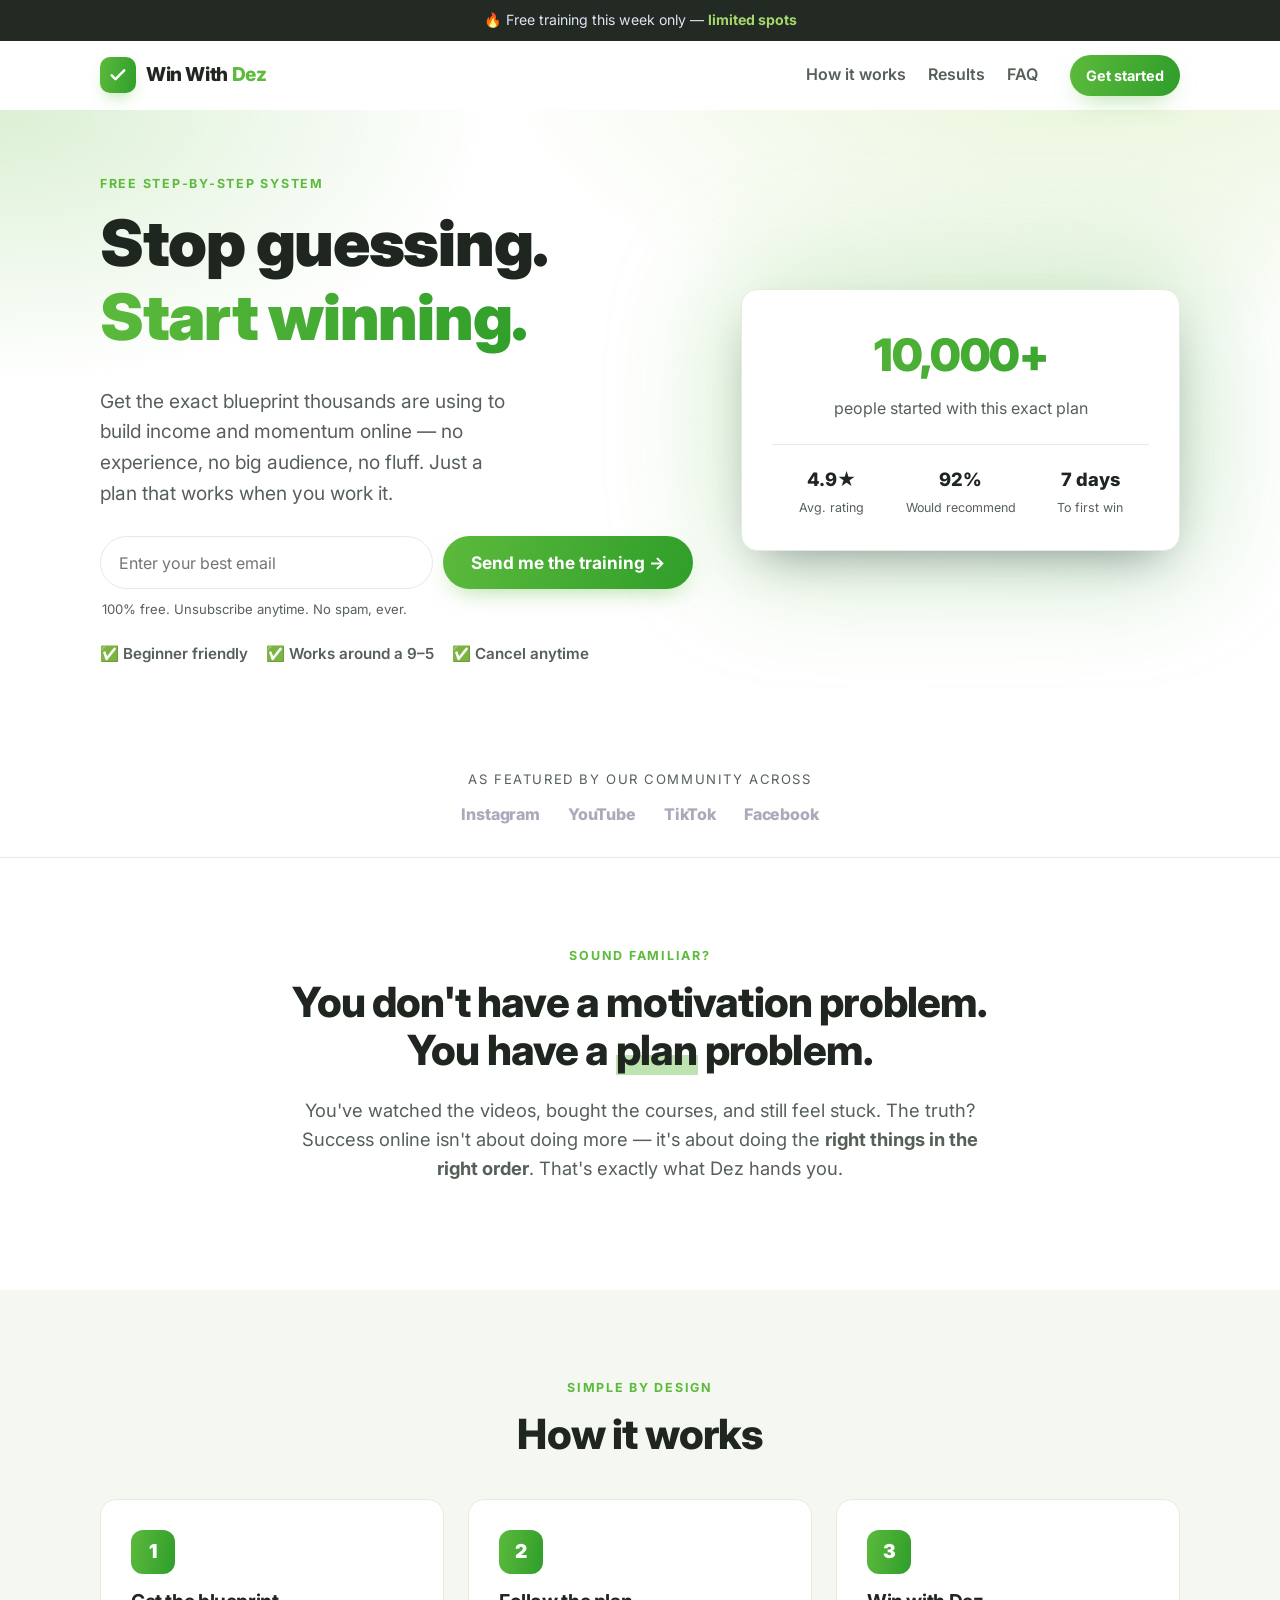
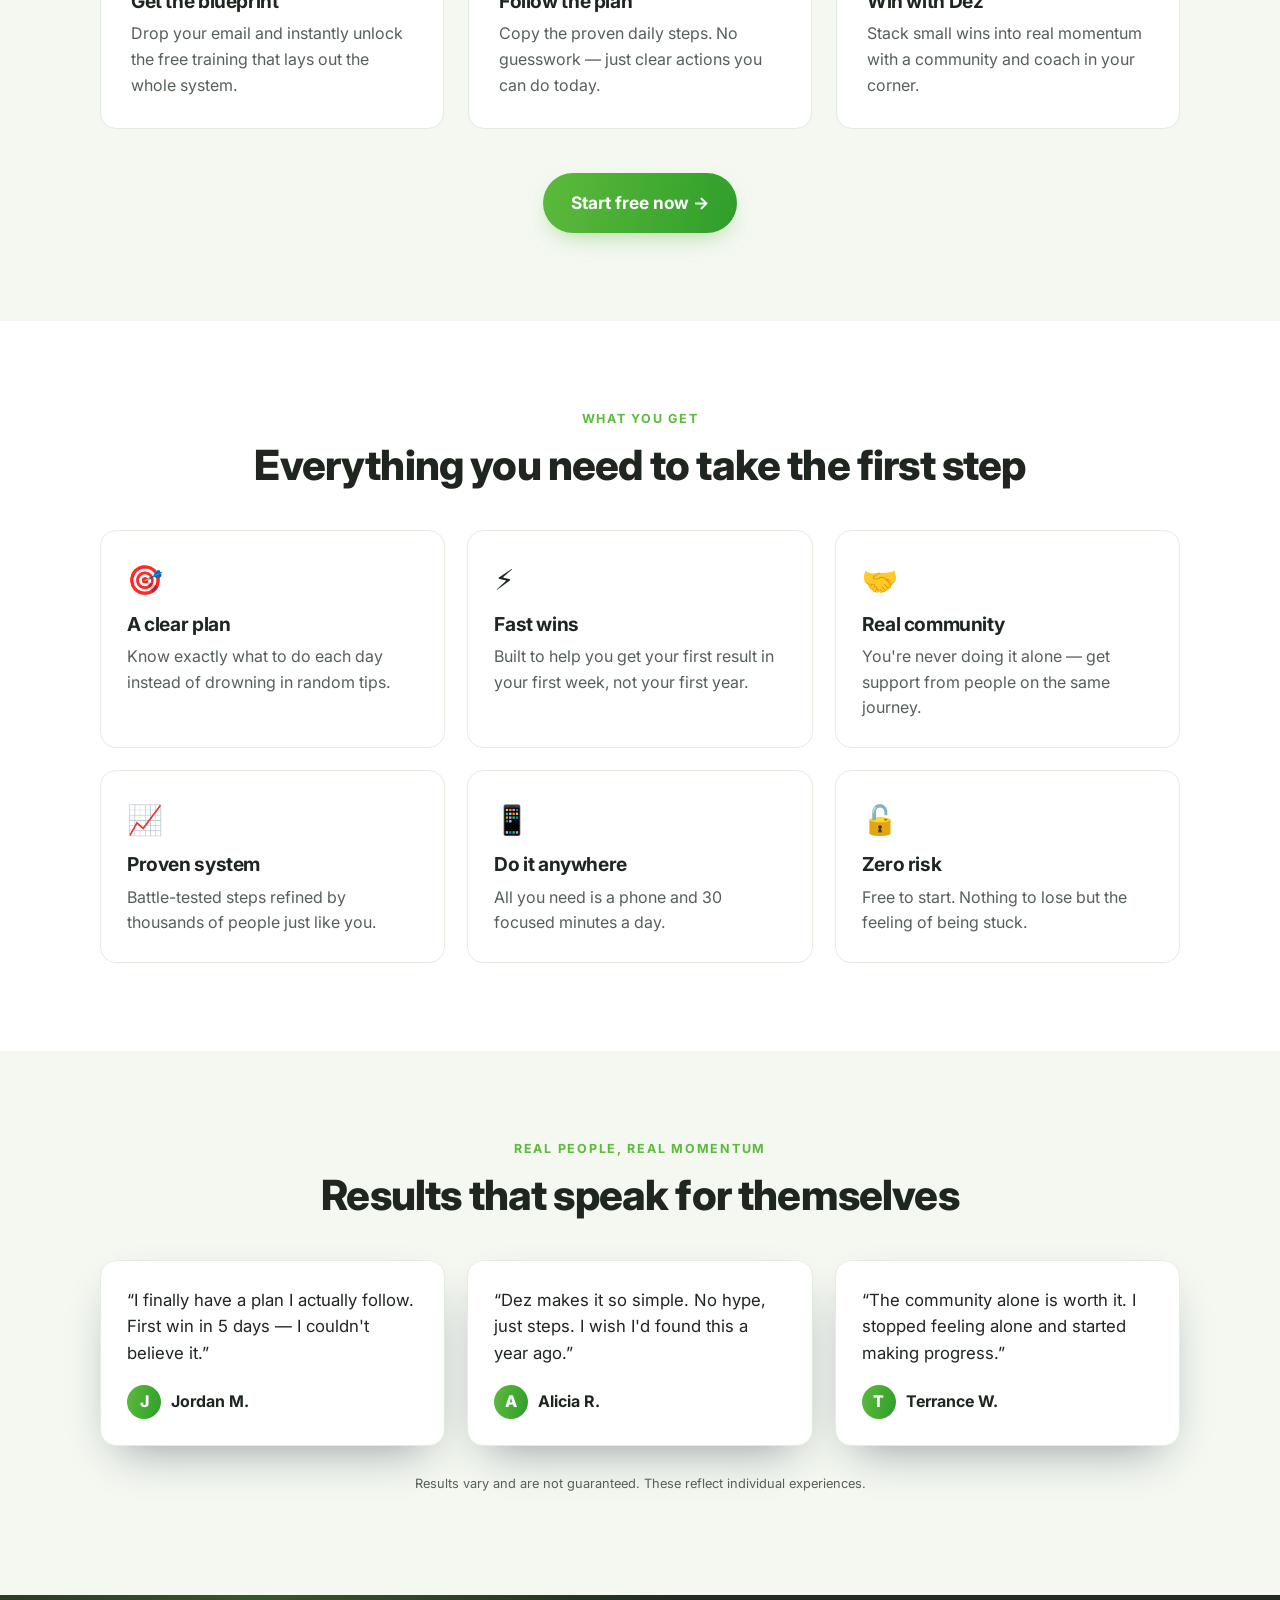
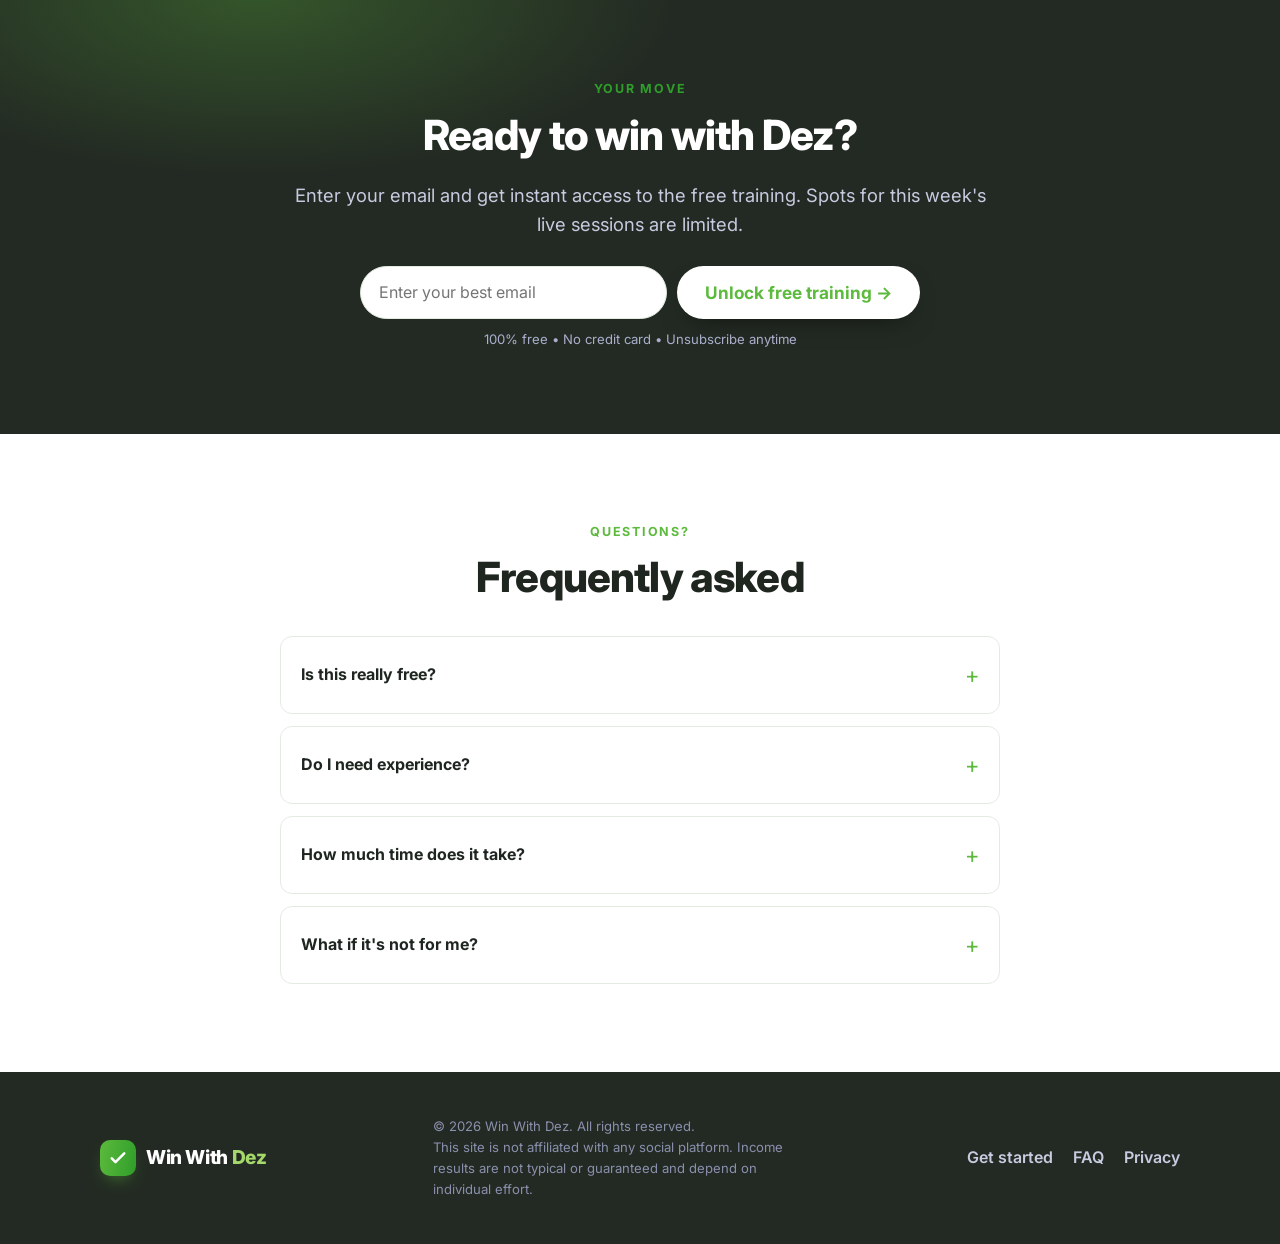
<file: index.html>
<!DOCTYPE html>
<html lang="en">
<head>
  <meta charset="UTF-8" />
  <meta name="viewport" content="width=device-width, initial-scale=1.0" />
  <title>Win With Dez — Your Blueprint to Real Results</title>
  <meta name="description" content="Join Win With Dez and get the proven, step-by-step system to build income and momentum online. Start free today." />

  <!-- Open Graph / social preview -->
  <meta property="og:title" content="Win With Dez — Your Blueprint to Real Results" />
  <meta property="og:description" content="The proven, step-by-step system to build income and momentum online. Start free today." />
  <meta property="og:type" content="website" />
  <!-- For best results, change og:image to the full absolute URL once your domain is live,
       e.g. https://yourdomain.com/og-image.png (some scrapers ignore relative paths). -->
  <meta property="og:image" content="og-image.png" />
  <meta property="og:image:width" content="1200" />
  <meta property="og:image:height" content="630" />
  <meta property="og:image:alt" content="Win With Dez — Stop guessing. Start winning." />
  <meta name="twitter:card" content="summary_large_image" />
  <meta name="twitter:title" content="Win With Dez — Your Blueprint to Real Results" />
  <meta name="twitter:description" content="The proven, step-by-step system to build income and momentum online. Start free today." />
  <meta name="twitter:image" content="og-image.png" />

  <link rel="preconnect" href="https://fonts.googleapis.com" />
  <link rel="preconnect" href="https://fonts.gstatic.com" crossorigin />
  <link href="https://fonts.googleapis.com/css2?family=Inter:wght@400;500;600;700;800;900&display=swap" rel="stylesheet" />

  <!-- Favicons -->
  <link rel="icon" href="favicon.ico" sizes="any" />
  <link rel="icon" type="image/svg+xml" href="favicon.svg" />
  <link rel="icon" type="image/png" sizes="32x32" href="favicon-32.png" />
  <link rel="icon" type="image/png" sizes="16x16" href="favicon-16.png" />
  <link rel="apple-touch-icon" href="apple-touch-icon.png" />
  <link rel="manifest" href="site.webmanifest" />
  <meta name="theme-color" content="#5cba3c" />

  <link rel="stylesheet" href="styles.css" />
</head>
<body>
  <!-- ============ Announcement bar ============ -->
  <div class="topbar">
    <span>🔥 Free training this week only — <strong>limited spots</strong></span>
  </div>

  <!-- ============ Header ============ -->
  <header class="site-header">
    <a href="#" class="brand">
      <span class="brand-mark" aria-hidden="true"><svg viewBox="0 0 24 24" fill="none"><path d="M4.5 12.5l4.5 4.5L19.5 6.5" stroke="currentColor" stroke-width="3" stroke-linecap="round" stroke-linejoin="round"/></svg></span>
      <span class="brand-name">Win&nbsp;With&nbsp;<span class="w-dez">Dez</span></span>
    </a>
    <nav class="nav">
      <a href="#how">How it works</a>
      <a href="#results">Results</a>
      <a href="#faq">FAQ</a>
    </nav>
    <a href="#optin" class="btn btn-sm">Get started</a>
  </header>

  <!-- ============ Hero ============ -->
  <section class="hero">
    <div class="hero-inner">
      <div class="hero-copy">
        <p class="eyebrow">Free step-by-step system</p>
        <h1>Stop guessing.<br /><span class="grad">Start winning.</span></h1>
        <p class="lede">
          Get the exact blueprint thousands are using to build income and
          momentum online — no experience, no big audience, no fluff.
          Just a plan that works when you work it.
        </p>

        <!-- Opt-in form (hero) -->
        <form class="optin optin-hero" data-optin novalidate
              action="https://app.kit.com/forms/9723242/subscriptions" method="post"
              data-sv-form="9723242" accept-charset="UTF-8">
          <div class="field-row">
            <input type="email" name="email_address" placeholder="Enter your best email" autocomplete="email" required />
            <button type="submit" class="btn btn-lg">Send me the training →</button>
          </div>
          <p class="form-note">100% free. Unsubscribe anytime. No spam, ever.</p>
          <p class="form-error" data-error hidden>Please enter a valid email address.</p>
        </form>

        <ul class="trust-row">
          <li>✅ Beginner friendly</li>
          <li>✅ Works around a 9–5</li>
          <li>✅ Cancel anytime</li>
        </ul>
      </div>

      <div class="hero-card">
        <div class="card-glow"></div>
        <div class="stat-card">
          <p class="stat-num">10,000+</p>
          <p class="stat-label">people started with this exact plan</p>
          <div class="mini-stats">
            <div><span>4.9★</span><small>Avg. rating</small></div>
            <div><span>92%</span><small>Would recommend</small></div>
            <div><span>7 days</span><small>To first win</small></div>
          </div>
        </div>
      </div>
    </div>
  </section>

  <!-- ============ Logos / social proof strip ============ -->
  <section class="proof-strip">
    <p>As featured by our community across</p>
    <div class="logos">
      <span>Instagram</span><span>YouTube</span><span>TikTok</span><span>Facebook</span>
    </div>
  </section>

  <!-- ============ Pain / promise ============ -->
  <section class="section">
    <div class="container narrow center">
      <p class="eyebrow">Sound familiar?</p>
      <h2>You don't have a motivation problem. You have a <em>plan</em> problem.</h2>
      <p class="body-lg">
        You've watched the videos, bought the courses, and still feel stuck.
        The truth? Success online isn't about doing more — it's about doing the
        <strong>right things in the right order</strong>. That's exactly what Dez hands you.
      </p>
    </div>
  </section>

  <!-- ============ How it works ============ -->
  <section class="section alt" id="how">
    <div class="container">
      <div class="center">
        <p class="eyebrow">Simple by design</p>
        <h2>How it works</h2>
      </div>
      <div class="steps">
        <article class="step">
          <div class="step-num">1</div>
          <h3>Get the blueprint</h3>
          <p>Drop your email and instantly unlock the free training that lays out the whole system.</p>
        </article>
        <article class="step">
          <div class="step-num">2</div>
          <h3>Follow the plan</h3>
          <p>Copy the proven daily steps. No guesswork — just clear actions you can do today.</p>
        </article>
        <article class="step">
          <div class="step-num">3</div>
          <h3>Win with Dez</h3>
          <p>Stack small wins into real momentum with a community and coach in your corner.</p>
        </article>
      </div>
      <div class="center">
        <a href="#optin" class="btn btn-lg">Start free now →</a>
      </div>
    </div>
  </section>

  <!-- ============ Benefits ============ -->
  <section class="section" id="benefits">
    <div class="container">
      <div class="center">
        <p class="eyebrow">What you get</p>
        <h2>Everything you need to take the first step</h2>
      </div>
      <div class="benefits">
        <div class="benefit"><span class="ico">🎯</span><h3>A clear plan</h3><p>Know exactly what to do each day instead of drowning in random tips.</p></div>
        <div class="benefit"><span class="ico">⚡</span><h3>Fast wins</h3><p>Built to help you get your first result in your first week, not your first year.</p></div>
        <div class="benefit"><span class="ico">🤝</span><h3>Real community</h3><p>You're never doing it alone — get support from people on the same journey.</p></div>
        <div class="benefit"><span class="ico">📈</span><h3>Proven system</h3><p>Battle-tested steps refined by thousands of people just like you.</p></div>
        <div class="benefit"><span class="ico">📱</span><h3>Do it anywhere</h3><p>All you need is a phone and 30 focused minutes a day.</p></div>
        <div class="benefit"><span class="ico">🔓</span><h3>Zero risk</h3><p>Free to start. Nothing to lose but the feeling of being stuck.</p></div>
      </div>
    </div>
  </section>

  <!-- ============ Results / testimonials ============ -->
  <section class="section alt" id="results">
    <div class="container">
      <div class="center">
        <p class="eyebrow">Real people, real momentum</p>
        <h2>Results that speak for themselves</h2>
      </div>
      <div class="testimonials">
        <figure class="quote">
          <p>“I finally have a plan I actually follow. First win in 5 days — I couldn't believe it.”</p>
          <figcaption><span class="avatar">J</span> Jordan M.</figcaption>
        </figure>
        <figure class="quote">
          <p>“Dez makes it so simple. No hype, just steps. I wish I'd found this a year ago.”</p>
          <figcaption><span class="avatar">A</span> Alicia R.</figcaption>
        </figure>
        <figure class="quote">
          <p>“The community alone is worth it. I stopped feeling alone and started making progress.”</p>
          <figcaption><span class="avatar">T</span> Terrance W.</figcaption>
        </figure>
      </div>
      <p class="disclaimer">Results vary and are not guaranteed. These reflect individual experiences.</p>
    </div>
  </section>

  <!-- ============ Main opt-in / CTA ============ -->
  <section class="cta-band" id="optin">
    <div class="container narrow center">
      <p class="eyebrow light">Your move</p>
      <h2 class="on-dark">Ready to win with Dez?</h2>
      <p class="body-lg on-dark">
        Enter your email and get instant access to the free training. Spots for
        this week's live sessions are limited.
      </p>

      <form class="optin optin-band" data-optin novalidate
            action="https://app.kit.com/forms/9723242/subscriptions" method="post"
            data-sv-form="9723242" accept-charset="UTF-8">
        <div class="field-row">
          <input type="email" name="email" placeholder="Enter your best email" autocomplete="email" required />
          <button type="submit" class="btn btn-lg btn-light">Unlock free training →</button>
        </div>
        <p class="form-note on-dark">100% free • No credit card • Unsubscribe anytime</p>
        <p class="form-error" data-error hidden>Please enter a valid email address.</p>
      </form>
    </div>
  </section>

  <!-- ============ FAQ ============ -->
  <section class="section" id="faq">
    <div class="container narrow">
      <div class="center">
        <p class="eyebrow">Questions?</p>
        <h2>Frequently asked</h2>
      </div>
      <div class="faq">
        <details>
          <summary>Is this really free?</summary>
          <p>Yes. The training and blueprint cost nothing. There are optional next steps if you want to go deeper, but you'll get real value before spending a dime.</p>
        </details>
        <details>
          <summary>Do I need experience?</summary>
          <p>No. This is built for complete beginners. If you can follow simple steps, you can do this.</p>
        </details>
        <details>
          <summary>How much time does it take?</summary>
          <p>Most people start with about 30 focused minutes a day. You can go faster or slower — the plan flexes to your life.</p>
        </details>
        <details>
          <summary>What if it's not for me?</summary>
          <p>No pressure and no risk. You can unsubscribe with one click at any time.</p>
        </details>
      </div>
    </div>
  </section>

  <!-- ============ Footer ============ -->
  <footer class="site-footer">
    <div class="container footer-inner">
      <div class="brand footer-brand">
        <span class="brand-mark" aria-hidden="true"><svg viewBox="0 0 24 24" fill="none"><path d="M4.5 12.5l4.5 4.5L19.5 6.5" stroke="currentColor" stroke-width="3" stroke-linecap="round" stroke-linejoin="round"/></svg></span>
        <span class="brand-name">Win With <span class="w-dez">Dez</span></span>
      </div>
      <p class="footer-legal">
        © <span data-year>2026</span> Win With Dez. All rights reserved.<br />
        This site is not affiliated with any social platform. Income results are
        not typical or guaranteed and depend on individual effort.
      </p>
      <nav class="footer-nav">
        <a href="#optin">Get started</a>
        <a href="#faq">FAQ</a>
        <a href="privacy.html">Privacy</a>
      </nav>
    </div>
  </footer>

  <script src="script.js"></script>
</body>
</html>
</file>
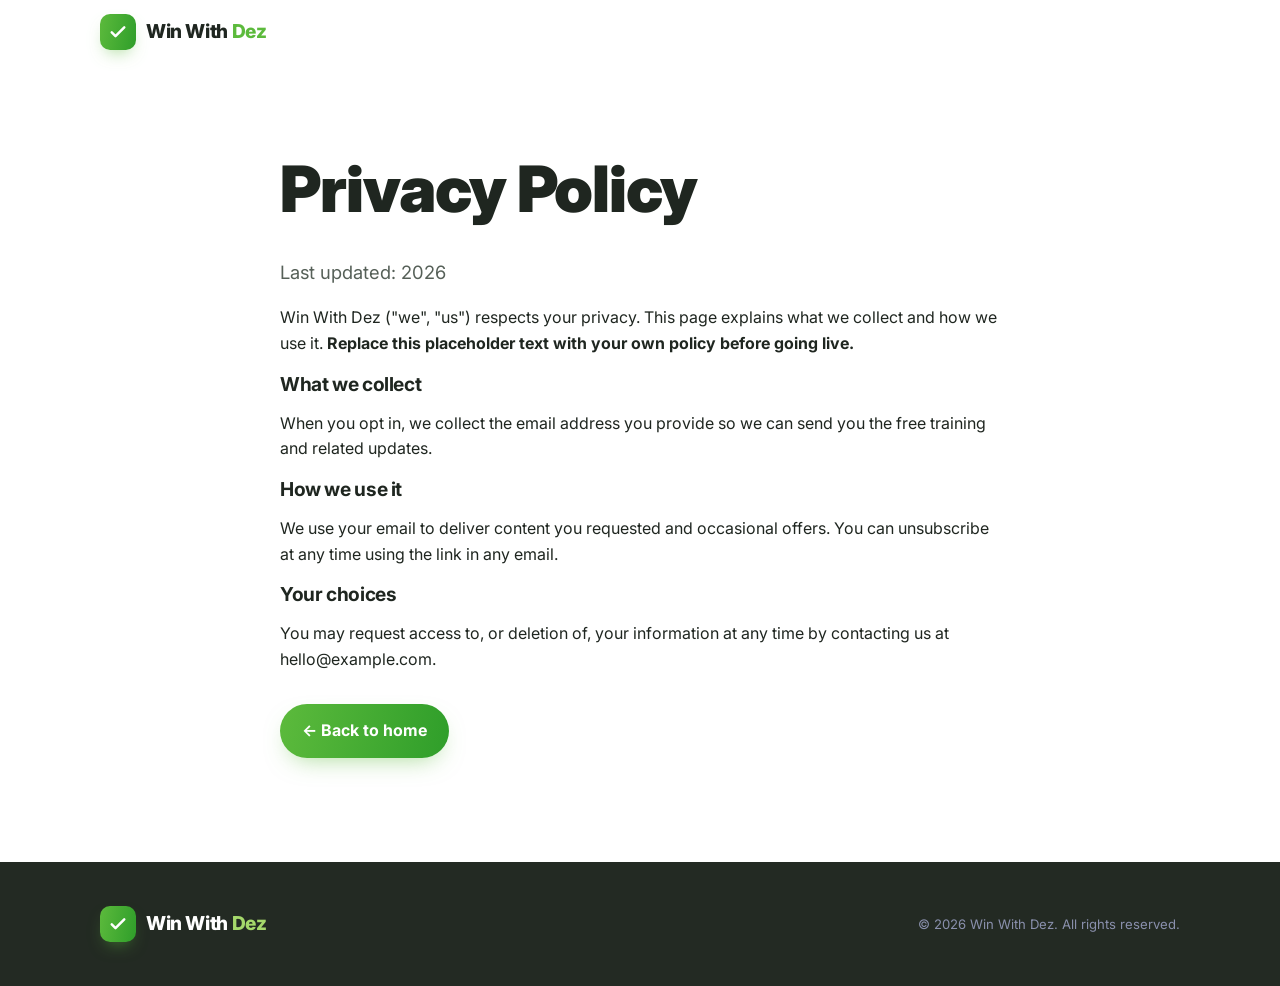
<file: privacy.html>
<!DOCTYPE html>
<html lang="en">
<head>
  <meta charset="UTF-8" />
  <meta name="viewport" content="width=device-width, initial-scale=1.0" />
  <title>Privacy Policy — Win With Dez</title>
  <link rel="preconnect" href="https://fonts.googleapis.com" />
  <link rel="preconnect" href="https://fonts.gstatic.com" crossorigin />
  <link href="https://fonts.googleapis.com/css2?family=Inter:wght@400;500;600;700;800;900&display=swap" rel="stylesheet" />

  <!-- Favicons -->
  <link rel="icon" href="favicon.ico" sizes="any" />
  <link rel="icon" type="image/svg+xml" href="favicon.svg" />
  <link rel="icon" type="image/png" sizes="32x32" href="favicon-32.png" />
  <link rel="icon" type="image/png" sizes="16x16" href="favicon-16.png" />
  <link rel="apple-touch-icon" href="apple-touch-icon.png" />
  <link rel="manifest" href="site.webmanifest" />
  <meta name="theme-color" content="#5cba3c" />

  <link rel="stylesheet" href="styles.css" />
</head>
<body>
  <header class="site-header">
    <a href="index.html" class="brand">
      <span class="brand-mark" aria-hidden="true"><svg viewBox="0 0 24 24" fill="none"><path d="M4.5 12.5l4.5 4.5L19.5 6.5" stroke="currentColor" stroke-width="3" stroke-linecap="round" stroke-linejoin="round"/></svg></span>
      <span class="brand-name">Win&nbsp;With&nbsp;<span class="w-dez">Dez</span></span>
    </a>
  </header>

  <section class="section">
    <div class="container narrow">
      <h1>Privacy Policy</h1>
      <p class="body-lg">Last updated: <span data-year>2026</span></p>
      <p>
        Win With Dez ("we", "us") respects your privacy. This page explains what
        we collect and how we use it. <strong>Replace this placeholder text with
        your own policy before going live.</strong>
      </p>
      <h3>What we collect</h3>
      <p>When you opt in, we collect the email address you provide so we can send
        you the free training and related updates.</p>
      <h3>How we use it</h3>
      <p>We use your email to deliver content you requested and occasional offers.
        You can unsubscribe at any time using the link in any email.</p>
      <h3>Your choices</h3>
      <p>You may request access to, or deletion of, your information at any time
        by contacting us at <a href="mailto:hello@example.com">hello@example.com</a>.</p>
      <p style="margin-top: 32px;"><a href="index.html" class="btn">← Back to home</a></p>
    </div>
  </section>

  <footer class="site-footer">
    <div class="container footer-inner">
      <div class="brand footer-brand">
        <span class="brand-mark" aria-hidden="true"><svg viewBox="0 0 24 24" fill="none"><path d="M4.5 12.5l4.5 4.5L19.5 6.5" stroke="currentColor" stroke-width="3" stroke-linecap="round" stroke-linejoin="round"/></svg></span>
        <span class="brand-name">Win With <span class="w-dez">Dez</span></span>
      </div>
      <p class="footer-legal">© <span data-year>2026</span> Win With Dez. All rights reserved.</p>
    </div>
  </footer>
  <script>
    var els = document.querySelectorAll("[data-year]");
    for (var i = 0; i < els.length; i++) els[i].textContent = String(new Date().getFullYear());
  </script>
</body>
</html>
</file>
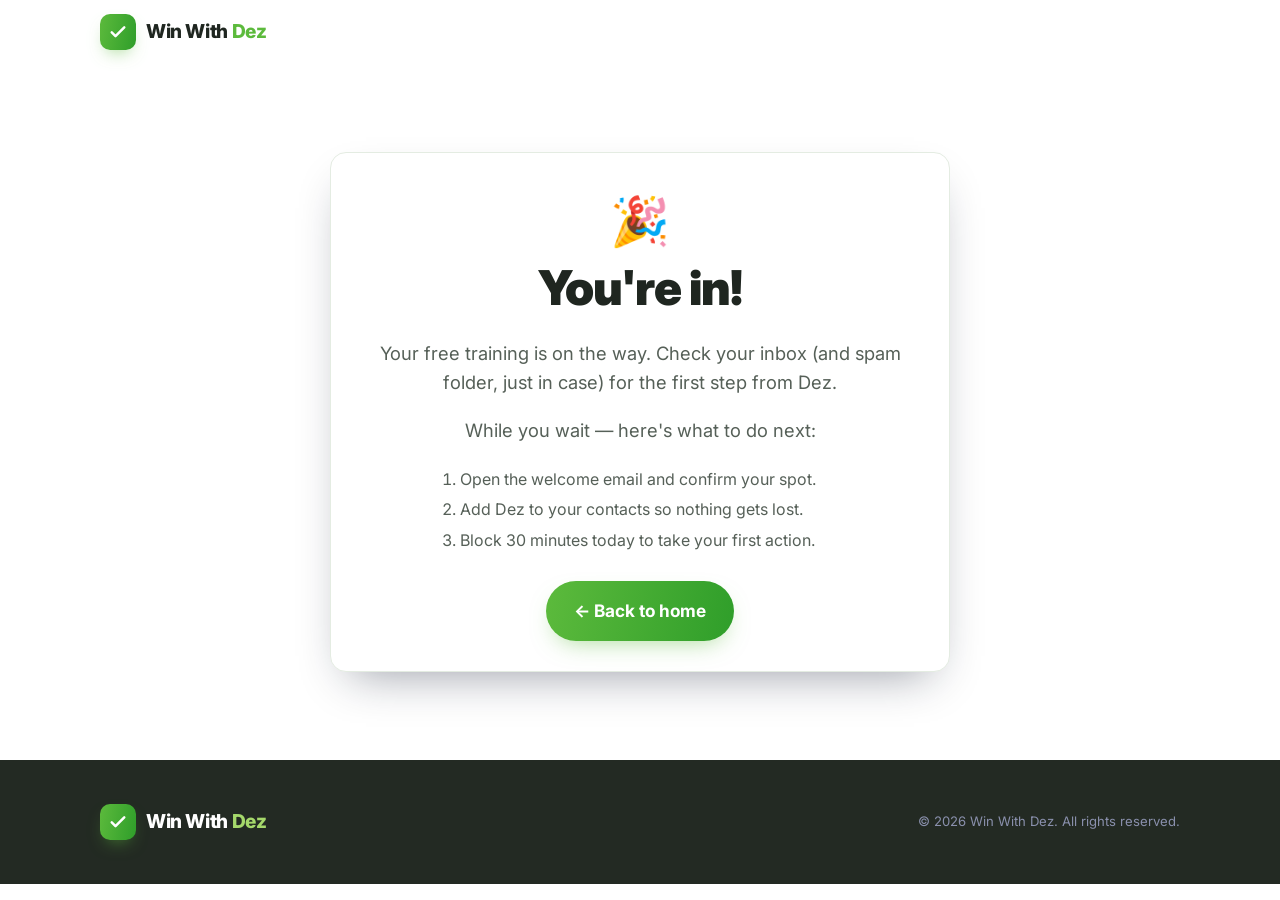
<file: thank-you.html>
<!DOCTYPE html>
<html lang="en">
<head>
  <meta charset="UTF-8" />
  <meta name="viewport" content="width=device-width, initial-scale=1.0" />
  <title>You're in! — Win With Dez</title>
  <meta name="robots" content="noindex" />
  <link rel="preconnect" href="https://fonts.googleapis.com" />
  <link rel="preconnect" href="https://fonts.gstatic.com" crossorigin />
  <link href="https://fonts.googleapis.com/css2?family=Inter:wght@400;500;600;700;800;900&display=swap" rel="stylesheet" />

  <!-- Favicons -->
  <link rel="icon" href="favicon.ico" sizes="any" />
  <link rel="icon" type="image/svg+xml" href="favicon.svg" />
  <link rel="icon" type="image/png" sizes="32x32" href="favicon-32.png" />
  <link rel="icon" type="image/png" sizes="16x16" href="favicon-16.png" />
  <link rel="apple-touch-icon" href="apple-touch-icon.png" />
  <link rel="manifest" href="site.webmanifest" />
  <meta name="theme-color" content="#5cba3c" />

  <link rel="stylesheet" href="styles.css" />
</head>
<body>
  <header class="site-header">
    <a href="index.html" class="brand">
      <span class="brand-mark" aria-hidden="true"><svg viewBox="0 0 24 24" fill="none"><path d="M4.5 12.5l4.5 4.5L19.5 6.5" stroke="currentColor" stroke-width="3" stroke-linecap="round" stroke-linejoin="round"/></svg></span>
      <span class="brand-name">Win&nbsp;With&nbsp;<span class="w-dez">Dez</span></span>
    </a>
  </header>

  <section class="section" style="min-height: 60vh; display: grid; place-items: center;">
    <div class="container narrow center">
      <div class="stat-card" style="max-width: 620px; margin: 0 auto;">
        <div style="font-size: 3rem;">🎉</div>
        <h1 style="font-size: clamp(2rem, 5vw, 3rem);">You're in<span data-name></span>!</h1>
        <p class="body-lg">
          Your free training is on the way. Check your inbox (and spam folder,
          just in case) for the first step from Dez.
        </p>
        <p class="body-lg" style="margin-top: 8px;">
          While you wait — here's what to do next:
        </p>
        <ol style="text-align: left; max-width: 440px; margin: 18px auto 26px; color: var(--ink-soft); line-height: 1.9;">
          <li>Open the welcome email and confirm your spot.</li>
          <li>Add Dez to your contacts so nothing gets lost.</li>
          <li>Block 30 minutes today to take your first action.</li>
        </ol>
        <a href="index.html" class="btn btn-lg">← Back to home</a>
      </div>
    </div>
  </section>

  <footer class="site-footer">
    <div class="container footer-inner">
      <div class="brand footer-brand">
        <span class="brand-mark" aria-hidden="true"><svg viewBox="0 0 24 24" fill="none"><path d="M4.5 12.5l4.5 4.5L19.5 6.5" stroke="currentColor" stroke-width="3" stroke-linecap="round" stroke-linejoin="round"/></svg></span>
        <span class="brand-name">Win With <span class="w-dez">Dez</span></span>
      </div>
      <p class="footer-legal">
        © <span data-year>2026</span> Win With Dez. All rights reserved.
      </p>
    </div>
  </footer>

  <script>
    (function () {
      var y = document.querySelector("[data-year]");
      if (y) y.textContent = String(new Date().getFullYear());
      try {
        var email = sessionStorage.getItem("wwd_email") || "";
        var name = email ? ", " + email.split("@")[0] : "";
        var el = document.querySelector("[data-name]");
        if (el) el.textContent = name;
      } catch (e) {}
    })();
  </script>
</body>
</html>
</file>
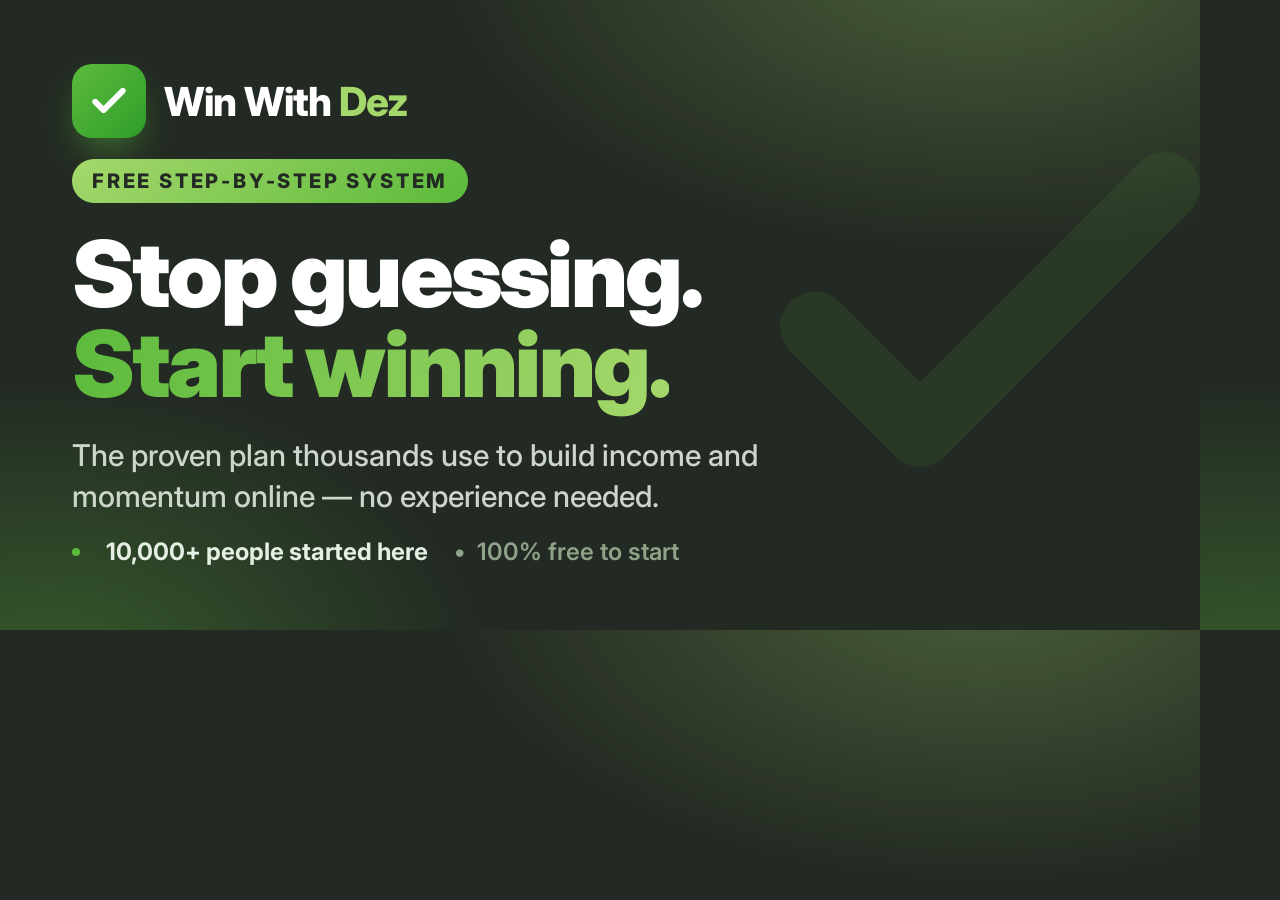
<file: scripts/og-template.html>
<!DOCTYPE html>
<html lang="en">
<head>
  <meta charset="UTF-8" />
  <link href="https://fonts.googleapis.com/css2?family=Inter:wght@400;600;700;800;900&display=swap" rel="stylesheet" />
  <style>
    * { margin: 0; padding: 0; box-sizing: border-box; }
    html, body { width: 1200px; height: 630px; }
    body {
      font-family: "Inter", system-ui, -apple-system, Segoe UI, Roboto, sans-serif;
      color: #fff;
      background:
        radial-gradient(900px 500px at 82% -8%, rgba(165,216,107,.30), transparent 60%),
        radial-gradient(760px 520px at 4% 108%, rgba(92,186,60,.34), transparent 58%),
        #232a23;
      position: relative;
      overflow: hidden;
      padding: 64px 72px;
      display: flex;
      flex-direction: column;
      justify-content: space-between;
    }

    /* Big translucent watermark check on the right */
    .watermark {
      position: absolute; right: -70px; top: 50%; transform: translateY(-50%);
      width: 560px; height: 560px; opacity: .10;
    }

    /* Brand lockup */
    .brand { display: flex; align-items: center; gap: 18px; }
    .emblem {
      width: 74px; height: 74px; border-radius: 20px;
      background: linear-gradient(135deg, #5cba3c, #2f9e2a);
      display: grid; place-items: center;
      box-shadow: 0 18px 40px -14px rgba(92,186,60,.75);
    }
    .emblem svg { width: 44px; height: 44px; }
    .wordmark { font-size: 40px; font-weight: 800; letter-spacing: -.02em; }
    .wordmark .dez { color: #a5d86b; }

    /* Center content */
    .main { max-width: 860px; }
    .pill {
      display: inline-block; font-size: 20px; font-weight: 800; letter-spacing: .14em;
      text-transform: uppercase; color: #232a23;
      background: linear-gradient(135deg, #a5d86b, #5cba3c);
      padding: 10px 20px; border-radius: 999px; margin-bottom: 26px;
    }
    h1 {
      font-size: 92px; font-weight: 900; line-height: .98; letter-spacing: -.03em;
    }
    h1 .grad {
      background: linear-gradient(100deg, #5cba3c, #a5d86b);
      -webkit-background-clip: text; background-clip: text; color: transparent;
    }
    .sub {
      font-size: 30px; color: #cdd6cb; font-weight: 500; margin-top: 26px; max-width: 760px;
      line-height: 1.35;
    }

    /* Footer row */
    .footer { display: flex; align-items: center; gap: 26px; }
    .footer .dot { width: 8px; height: 8px; border-radius: 50%; background: #5cba3c; }
    .footer span { font-size: 24px; font-weight: 700; color: #e6efe3; }
    .footer .muted { color: #8fa389; font-weight: 600; }
  </style>
</head>
<body>
  <svg class="watermark" viewBox="0 0 24 24" fill="none" aria-hidden="true">
    <path d="M4.5 12.5l4.5 4.5L19.5 6.5" stroke="#5cba3c" stroke-width="3"
          stroke-linecap="round" stroke-linejoin="round"/>
  </svg>

  <div class="brand">
    <span class="emblem">
      <svg viewBox="0 0 24 24" fill="none"><path d="M4.5 12.5l4.5 4.5L19.5 6.5"
        stroke="#fff" stroke-width="3.2" stroke-linecap="round" stroke-linejoin="round"/></svg>
    </span>
    <span class="wordmark">Win With <span class="dez">Dez</span></span>
  </div>

  <div class="main">
    <span class="pill">Free step-by-step system</span>
    <h1>Stop guessing.<br /><span class="grad">Start winning.</span></h1>
    <p class="sub">The proven plan thousands use to build income and momentum online — no experience needed.</p>
  </div>

  <div class="footer">
    <span class="dot"></span>
    <span>10,000+ people started here</span>
    <span class="muted">•&nbsp;&nbsp;100% free to start</span>
  </div>
</body>
</html>
</file>
<file: styles.css>
/* ===================================================================
   Win With Dez — Funnel styles
   Brand colors are defined as CSS variables below — edit once here.
   =================================================================== */
:root {
  --bg: #232a23;         /* dark charcoal-green (CTA band / footer) */
  --bg-alt: #2c342c;
  --surface: #ffffff;
  --ink: #1f2620;
  --ink-soft: #566058;
  --line: #e4ece2;

  --brand: #5cba3c;      /* LiveGood green (primary) */
  --brand-2: #2f9e2a;    /* deeper green (accent / gradient end) */
  --brand-3: #a5d86b;    /* light green highlight */
  --success: #16a34a;
  --danger: #dc2626;

  --grad: linear-gradient(100deg, var(--brand) 0%, var(--brand-2) 100%);
  --radius: 16px;
  --shadow: 0 20px 45px -20px rgba(16, 24, 47, 0.45);
  --max: 1120px;
}

/* ---------- Reset-ish ---------- */
*, *::before, *::after { box-sizing: border-box; }
html { scroll-behavior: smooth; }
body {
  margin: 0;
  font-family: "Inter", system-ui, -apple-system, Segoe UI, Roboto, sans-serif;
  color: var(--ink);
  background: var(--surface);
  line-height: 1.6;
  -webkit-font-smoothing: antialiased;
}
img { max-width: 100%; display: block; }
a { color: inherit; text-decoration: none; }

/* ---------- Layout helpers ---------- */
.container { width: 100%; max-width: var(--max); margin: 0 auto; padding: 0 20px; }
.container.narrow { max-width: 760px; }
.center { text-align: center; }
.section { padding: 88px 0; }
.section.alt { background: #f4f8f1; }

h1, h2, h3 { line-height: 1.15; letter-spacing: -0.02em; margin: 0 0 .5em; }
h1 { font-size: clamp(2.4rem, 6vw, 4rem); font-weight: 900; }
h2 { font-size: clamp(1.7rem, 3.6vw, 2.6rem); font-weight: 800; }
h3 { font-size: 1.2rem; font-weight: 700; }

.eyebrow {
  text-transform: uppercase; letter-spacing: .14em; font-size: .78rem;
  font-weight: 700; color: var(--brand); margin: 0 0 .8rem;
}
.eyebrow.light { color: var(--brand-2); }
.body-lg { font-size: 1.15rem; color: var(--ink-soft); }
.grad { background: var(--grad); -webkit-background-clip: text; background-clip: text; color: transparent; }
em { font-style: normal; background: linear-gradient(transparent 60%, rgba(92,186,60,.40) 0); }

/* ---------- Buttons ---------- */
.btn {
  display: inline-block; border: none; cursor: pointer;
  background: var(--grad); color: #fff; font-weight: 700; font-family: inherit;
  padding: 14px 22px; border-radius: 999px; font-size: 1rem;
  transition: transform .15s ease, box-shadow .15s ease, opacity .15s ease;
  box-shadow: 0 10px 24px -10px rgba(92, 186, 60, .55);
}
.btn:hover { transform: translateY(-2px); box-shadow: 0 16px 30px -12px rgba(92,186,60,.65); }
.btn:active { transform: translateY(0); }
.btn-sm { padding: 9px 16px; font-size: .9rem; }
.btn-lg { padding: 16px 28px; font-size: 1.08rem; }
.btn-light { background: #fff; color: var(--brand); box-shadow: 0 12px 26px -12px rgba(0,0,0,.5); }
.btn-light:hover { box-shadow: 0 18px 34px -14px rgba(0,0,0,.55); }

/* ---------- Top bar ---------- */
.topbar {
  background: var(--bg); color: #dfe3f2; text-align: center;
  font-size: .88rem; padding: 9px 16px;
}
.topbar strong { color: var(--brand-3); }

/* ---------- Header ---------- */
.site-header {
  position: sticky; top: 0; z-index: 40;
  display: flex; align-items: center; gap: 24px;
  padding: 14px 20px; max-width: var(--max); margin: 0 auto;
  backdrop-filter: saturate(180%) blur(8px);
}
.site-header { background: rgba(255,255,255,.85); }
.brand { display: flex; align-items: center; gap: 10px; font-weight: 800; }
.brand-mark {
  display: grid; place-items: center; width: 36px; height: 36px; border-radius: 10px;
  background: var(--grad); color: #fff;
  box-shadow: 0 8px 18px -8px rgba(92,186,60,.7);
}
.brand-mark svg { width: 20px; height: 20px; }
/* Wordmark: "Win With" in ink, "Dez" in brand green */
.brand-name {
  font-size: 1.2rem; font-weight: 800; letter-spacing: -.02em;
  line-height: 1; color: var(--ink);
}
.brand-name .w-dez { color: var(--brand); }
.nav { margin-left: auto; display: flex; gap: 22px; font-weight: 600; color: var(--ink-soft); }
.nav a:hover { color: var(--ink); }
.site-header .btn { margin-left: 8px; }

/* ---------- Hero ---------- */
.hero {
  background:
    radial-gradient(1000px 500px at 85% -10%, rgba(165,216,107,.28), transparent 60%),
    radial-gradient(900px 500px at 0% 0%, rgba(92,186,60,.22), transparent 55%),
    var(--surface);
  padding: 64px 0 72px;
}
.hero-inner {
  max-width: var(--max); margin: 0 auto; padding: 0 20px;
  display: grid; grid-template-columns: 1.15fr .85fr; gap: 48px; align-items: center;
}
.hero-copy .lede { font-size: 1.2rem; color: var(--ink-soft); max-width: 34ch; margin: 0 0 28px; }
.trust-row { list-style: none; display: flex; flex-wrap: wrap; gap: 18px; padding: 0; margin: 22px 0 0; color: var(--ink-soft); font-weight: 600; font-size: .95rem; }

/* Hero card */
.hero-card { position: relative; }
.card-glow {
  position: absolute; inset: -20px; background: var(--grad); filter: blur(60px);
  opacity: .25; border-radius: 40px;
}
.stat-card {
  position: relative; background: var(--surface); border: 1px solid var(--line);
  border-radius: var(--radius); box-shadow: var(--shadow); padding: 30px; text-align: center;
}
.stat-num { font-size: 2.8rem; font-weight: 900; letter-spacing: -.03em; margin: 0; background: var(--grad); -webkit-background-clip: text; background-clip: text; color: transparent; }
.stat-label { color: var(--ink-soft); margin: 4px 0 22px; }
.mini-stats { display: grid; grid-template-columns: repeat(3,1fr); gap: 12px; border-top: 1px solid var(--line); padding-top: 20px; }
.mini-stats span { display: block; font-weight: 800; font-size: 1.15rem; }
.mini-stats small { color: var(--ink-soft); font-size: .78rem; }

/* ---------- Opt-in forms ---------- */
.optin { margin-top: 8px; }
.field-row { display: flex; gap: 10px; }
.optin input[type="email"] {
  flex: 1; min-width: 0; padding: 15px 18px; font-size: 1rem; font-family: inherit;
  border: 1.5px solid var(--line); border-radius: 999px; outline: none; background: #fff; color: var(--ink);
  transition: border-color .15s ease, box-shadow .15s ease;
}
.optin input[type="email"]:focus { border-color: var(--brand); box-shadow: 0 0 0 4px rgba(92,186,60,.18); }
.form-note { font-size: .82rem; color: var(--ink-soft); margin: 10px 2px 0; }
.form-error { color: var(--danger); font-size: .85rem; font-weight: 600; margin: 8px 2px 0; }
.optin.is-success .field-row { display: none; }

/* ---------- Proof strip ---------- */
.proof-strip { text-align: center; padding: 30px 20px; border-bottom: 1px solid var(--line); }
.proof-strip p { color: var(--ink-soft); font-size: .82rem; text-transform: uppercase; letter-spacing: .12em; margin: 0 0 12px; }
.logos { display: flex; justify-content: center; flex-wrap: wrap; gap: 28px; font-weight: 800; color: #aab; letter-spacing: -.01em; }

/* ---------- Steps ---------- */
.steps { display: grid; grid-template-columns: repeat(3,1fr); gap: 24px; margin: 40px 0 44px; }
.step { background: var(--surface); border: 1px solid var(--line); border-radius: var(--radius); padding: 30px; }
.section.alt .step { background: #fff; }
.step-num { width: 44px; height: 44px; border-radius: 12px; background: var(--grad); color: #fff; font-weight: 900; display: grid; place-items: center; font-size: 1.2rem; margin-bottom: 16px; }
.step p { color: var(--ink-soft); margin: 0; }

/* ---------- Benefits ---------- */
.benefits { display: grid; grid-template-columns: repeat(3,1fr); gap: 22px; margin-top: 40px; }
.benefit { padding: 26px; border: 1px solid var(--line); border-radius: var(--radius); background: var(--surface); }
.benefit .ico { font-size: 1.8rem; display: block; margin-bottom: 10px; }
.benefit p { color: var(--ink-soft); margin: 0; }

/* ---------- Testimonials ---------- */
.testimonials { display: grid; grid-template-columns: repeat(3,1fr); gap: 22px; margin-top: 40px; }
.quote { margin: 0; background: #fff; border: 1px solid var(--line); border-radius: var(--radius); padding: 26px; box-shadow: var(--shadow); }
.quote p { font-size: 1.05rem; margin: 0 0 18px; }
.quote figcaption { display: flex; align-items: center; gap: 10px; font-weight: 700; }
.avatar { display: grid; place-items: center; width: 34px; height: 34px; border-radius: 50%; background: var(--grad); color: #fff; font-weight: 800; }
.disclaimer { text-align: center; color: var(--ink-soft); font-size: .8rem; margin-top: 28px; }

/* ---------- CTA band ---------- */
.cta-band {
  background:
    radial-gradient(700px 300px at 20% 0%, rgba(92,186,60,.30), transparent 60%),
    var(--bg);
  color: #fff; padding: 84px 0;
}
.on-dark { color: #fff; }
.cta-band .body-lg.on-dark { color: #c7cbe0; }
.cta-band .optin { max-width: 560px; margin: 26px auto 0; }
.form-note.on-dark { color: #aab0cc; }

/* ---------- FAQ ---------- */
.faq { margin-top: 34px; display: grid; gap: 12px; }
.faq details { border: 1px solid var(--line); border-radius: 12px; padding: 4px 20px; background: var(--surface); }
.faq summary { cursor: pointer; font-weight: 700; padding: 16px 0; list-style: none; display: flex; justify-content: space-between; align-items: center; }
.faq summary::-webkit-details-marker { display: none; }
.faq summary::after { content: "+"; font-size: 1.4rem; color: var(--brand); font-weight: 400; }
.faq details[open] summary::after { content: "–"; }
.faq p { margin: 0 0 16px; color: var(--ink-soft); }

/* ---------- Footer ---------- */
.site-footer { background: var(--bg); color: #c7cbe0; padding: 44px 0; }
.footer-inner { display: flex; flex-wrap: wrap; gap: 24px; align-items: center; justify-content: space-between; }
.footer-brand .brand-name { color: #fff; }
.footer-brand .brand-name .w-dez { color: var(--brand-3); }
.footer-legal { font-size: .82rem; color: #8a90ad; max-width: 46ch; margin: 0; }
.footer-nav { display: flex; gap: 20px; font-weight: 600; }
.footer-nav a:hover { color: #fff; }

/* ---------- Responsive ---------- */
@media (max-width: 860px) {
  .hero-inner { grid-template-columns: 1fr; }
  .hero-card { order: -1; max-width: 420px; }
  .nav { display: none; }
  .steps, .benefits, .testimonials { grid-template-columns: 1fr; }
}
@media (max-width: 560px) {
  .field-row { flex-direction: column; }
  .optin input[type="email"], .field-row .btn { width: 100%; }
  .section { padding: 64px 0; }
}
</file>
